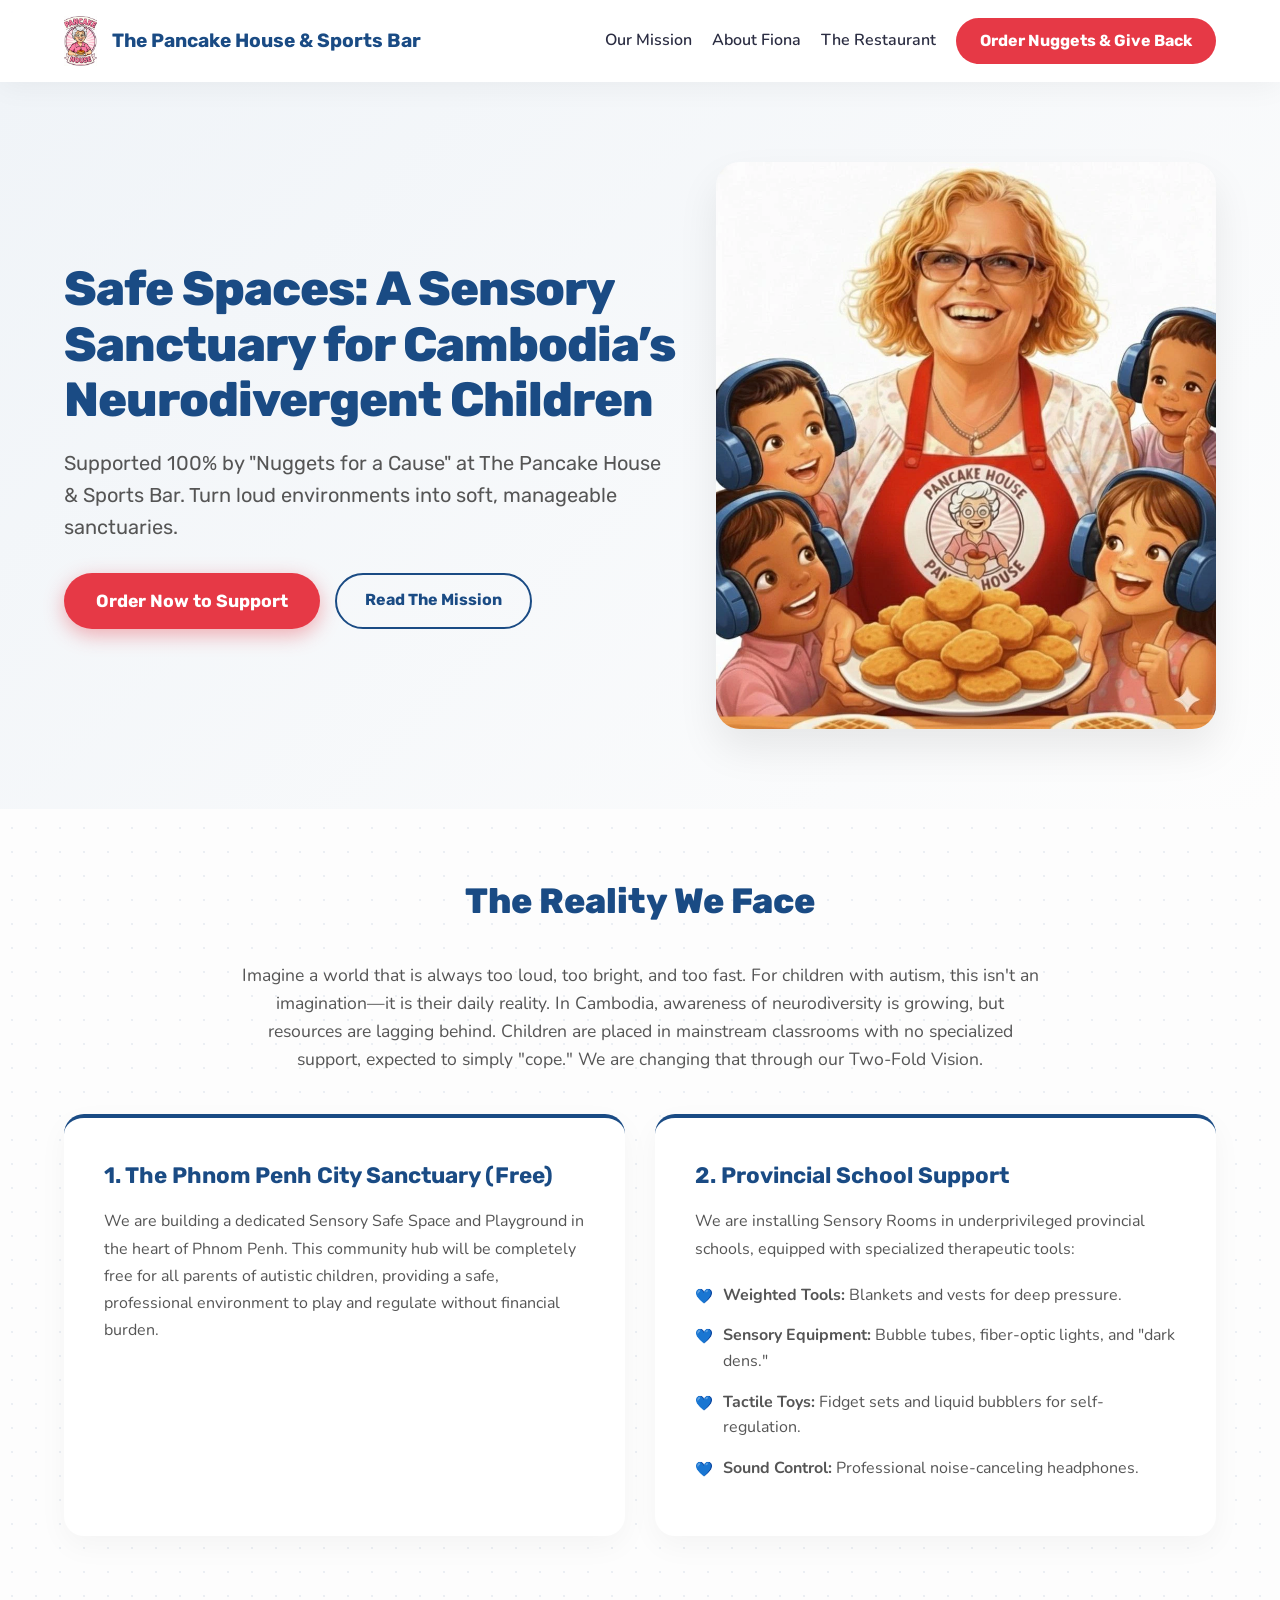
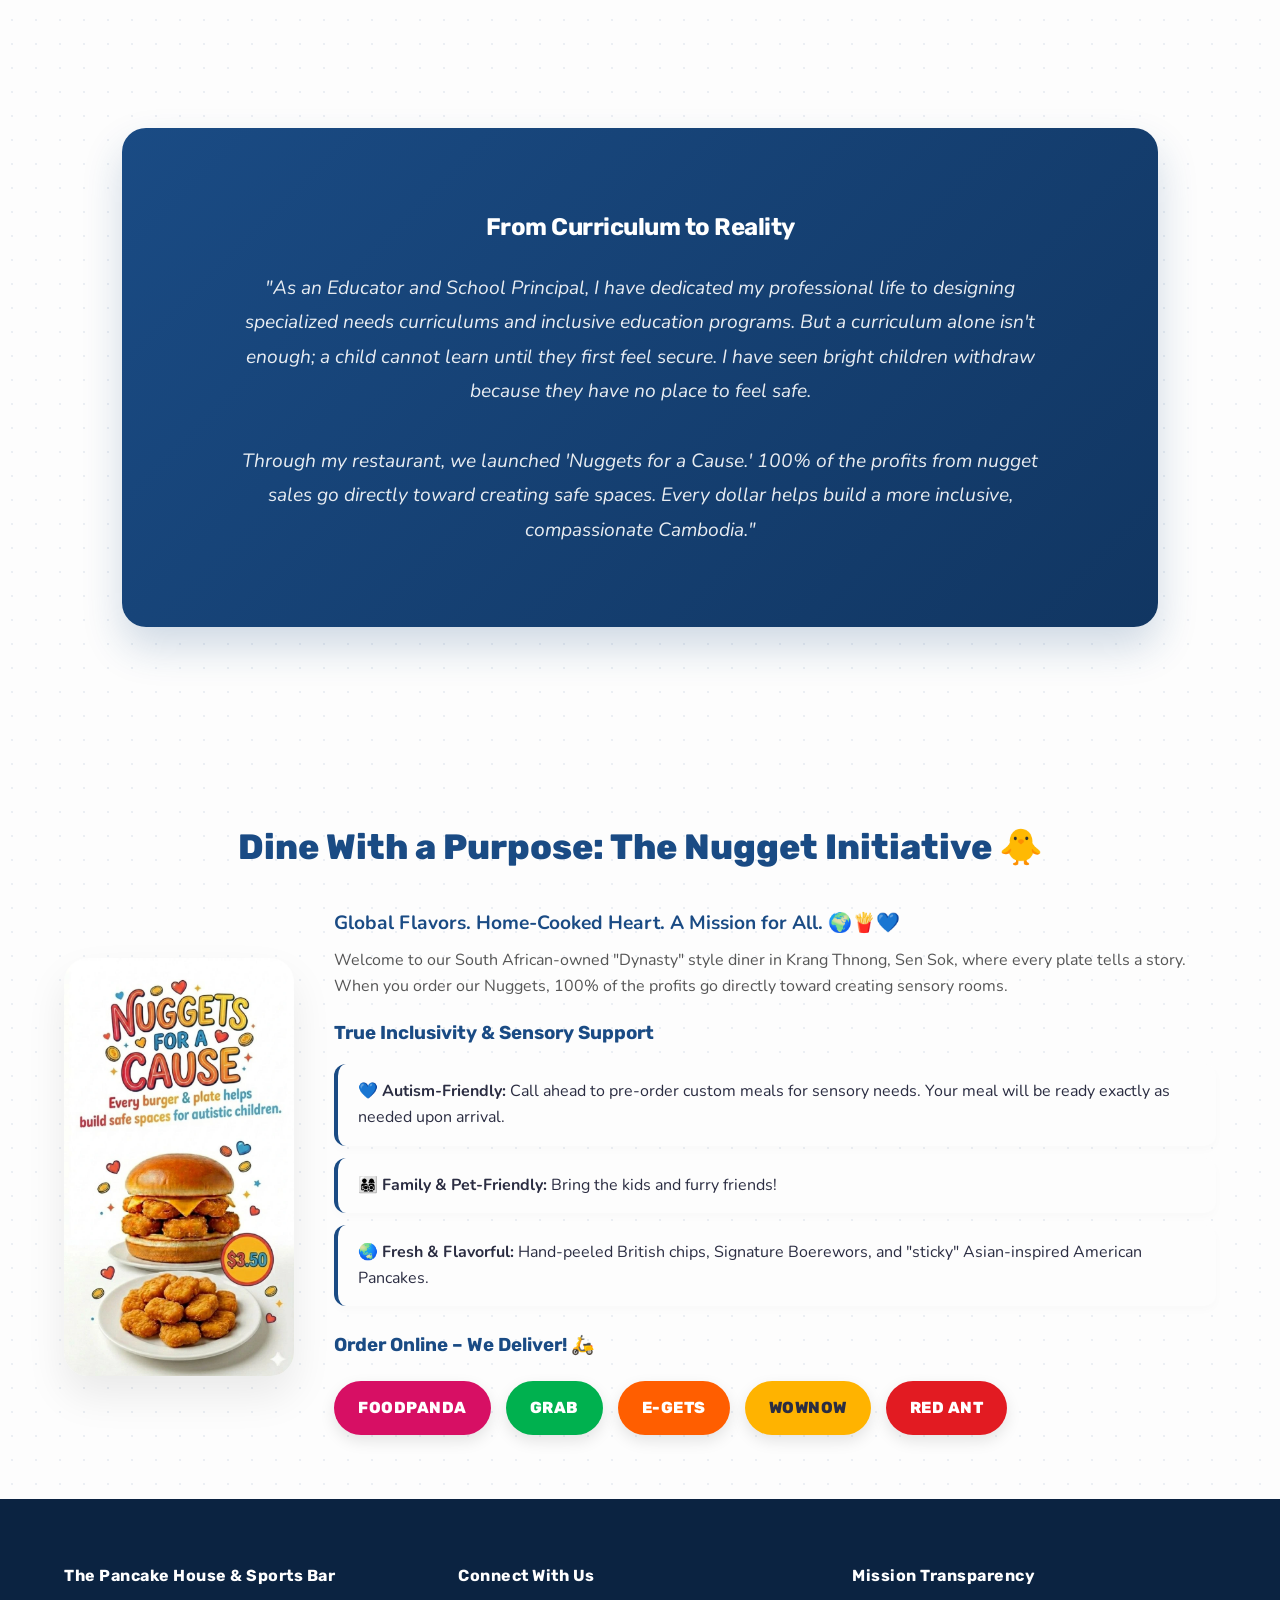
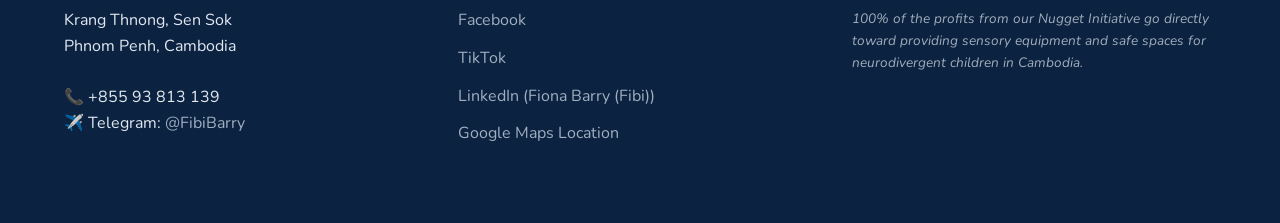
<file: index.html>
<!DOCTYPE html>
<html lang="en">
<head>
    <meta charset="UTF-8">
    <meta name="viewport" content="width=device-width, initial-scale=1.0">
    <meta name="description" content="Support autistic children in Cambodia through 'Nuggets for a Cause' by Fiona Barry (Fibi) at The Pancake House & Sports Bar in Sen Sok.">
    
    <meta property="og:title" content="Sensory Sanctuaries | Nuggets for a Cause by Fiona Barry (Fibi)">
    <meta property="og:description" content="Support autistic children in Cambodia through Nuggets for a Cause at The Pancake House & Sports Bar in Sen Sok.">
    <meta property="og:image" content="https://digitalgrowthkh.github.io/nuggets_for_a_cause/images/fiona-barry-autism-sensory-rooms-fundraiser-cambodia.webp">
    <meta property="og:url" content="https://digitalgrowthkh.github.io/nuggets_for_a_cause/">
    <meta name="twitter:card" content="summary_large_image">

    <link rel="icon" type="image/webp" href="images/pancake-house-sports-bar-logo-sen-sok.webp">
    <link rel="apple-touch-icon" href="images/pancake-house-sports-bar-logo-sen-sok.webp">
    
    <title>Sensory Sanctuaries | Nuggets for a Cause by Fiona Barry (Fibi)</title>

    <link rel="preconnect" href="https://fonts.googleapis.com">
    <link rel="preconnect" href="https://fonts.gstatic.com" crossorigin>
    <link href="https://fonts.googleapis.com/css2?family=Nunito:ital,wght@0,400;0,600;0,700;1,400&family=Rubik:wght@400;500;700;800&display=swap" rel="stylesheet">

    <script type="application/ld+json">
    {
      "@context": "https://schema.org",
      "@graph": [
        {
          "@type": "Restaurant",
          "@id": "https://digitalgrowthkh.github.io/nuggets_for_a_cause/#restaurant",
          "name": "The Pancake House & Sports Bar",
          "address": {
            "@type": "PostalAddress",
            "streetAddress": "Krang Thnong",
            "addressLocality": "Sen Sok",
            "addressRegion": "Phnom Penh",
            "addressCountry": "Cambodia"
          },
          "telephone": "+855 93 813 139",
          "servesCuisine": ["South African", "British", "American"],
          "priceRange": "$",
          "sameAs": [
            "https://www.facebook.com/profile.php?id=61581174165652",
            "https://www.tiktok.com/@pancakehousesensok"
          ]
        },
        {
          "@type": "Person",
          "@id": "https://digitalgrowthkh.github.io/nuggets_for_a_cause/#fionabarry",
          "name": "Fiona Barry (Fibi)",
          "jobTitle": "Educator, School Principal, and Restaurant Owner",
          "sameAs": "https://www.linkedin.com/in/fiona-barry-489177284/",
          "founder": {"@id": "https://digitalgrowthkh.github.io/nuggets_for_a_cause/#restaurant"}
        },
        {
          "@type": "NGO",
          "@id": "https://digitalgrowthkh.github.io/nuggets_for_a_cause/#ngo",
          "name": "Nuggets for a Cause / Sensory Sanctuaries",
          "description": "A charitable initiative funding sensory rooms and safe spaces for autistic and neurodivergent children in Cambodia.",
          "founder": {"@id": "https://digitalgrowthkh.github.io/nuggets_for_a_cause/#fionabarry"},
          "location": {"@id": "https://digitalgrowthkh.github.io/nuggets_for_a_cause/#restaurant"}
        }
      ]
    }
    </script>

    <style>
        /* Modern Premium Palette */
        :root {
            --primary-blue: #1A4B84;
            --light-blue: #F0F4F8;
            --accent-red: #E63946;
            --text-dark: #2B2D42;
            --text-light: #FFFFFF;
            --bg-light: #FDFDFD;
        }

        * { margin: 0; padding: 0; box-sizing: border-box; }

        body {
            font-family: 'Nunito', sans-serif;
            color: var(--text-dark);
            background-color: var(--bg-light);
            background-image: radial-gradient(rgba(26, 75, 132, 0.08) 1.5px, transparent 1.5px);
            background-size: 24px 24px;
            line-height: 1.6;
            overflow-x: hidden;
        }

        h1, h2, h3, h4, .btn, .logo-container, .cta-btn {
            font-family: 'Rubik', sans-serif;
        }

        /* Navigation */
        nav {
            background-color: rgba(255, 255, 255, 0.85);
            backdrop-filter: blur(12px);
            -webkit-backdrop-filter: blur(12px);
            box-shadow: 0 4px 30px rgba(0, 0, 0, 0.05);
            position: sticky;
            top: 0;
            z-index: 1000;
            display: flex;
            justify-content: space-between;
            align-items: center;
            padding: 1rem 5%;
        }

        .logo-container {
            display: flex;
            align-items: center;
            gap: 15px;
            font-weight: 700;
            font-size: 1.2rem;
            color: var(--primary-blue);
        }

        .nav-logo { height: 50px; width: auto; }

        .nav-links { display: flex; align-items: center; }

        .nav-links a {
            text-decoration: none;
            color: var(--text-dark);
            margin-left: 20px;
            font-weight: 600;
            transition: color 0.3s ease;
        }

        .nav-links a:hover { color: var(--primary-blue); }

        .btn.cta-btn {
            background-color: var(--accent-red) !important;
            color: var(--text-light) !important;
            padding: 10px 24px;
            border-radius: 50px;
            font-weight: 700;
            transition: all 0.3s ease;
        }

        .btn.cta-btn:hover {
            background-color: #C82B38 !important;
            transform: translateY(-2px);
            box-shadow: 0 4px 12px rgba(230, 57, 70, 0.3);
        }

        .menu-toggle { display: none; }

        @keyframes fadeUp {
            from {
                opacity: 0;
                transform: translateY(30px);
            }
            to {
                opacity: 1;
                transform: translateY(0);
            }
        }

        /* Hero Section */
        .hero {
            display: flex;
            align-items: center;
            justify-content: space-between;
            padding: 5rem 5%;
            background: linear-gradient(135deg, var(--light-blue) 0%, var(--bg-light) 100%);
            gap: 40px;
        }

        .hero-content {
            flex: 1;
            opacity: 0;
            animation: fadeUp 0.8s cubic-bezier(0.16, 1, 0.3, 1) forwards;
        }

        .hero h1 {
            font-size: 3rem;
            font-weight: 800;
            letter-spacing: -1px;
            color: var(--primary-blue);
            margin-bottom: 20px;
            line-height: 1.15;
        }

        .hero h2 {
            font-size: 1.25rem;
            font-weight: 400;
            color: #555;
            margin-bottom: 30px;
        }

        .hero-img {
            flex: 1;
            max-width: 500px;
            border-radius: 24px;
            box-shadow: 0 20px 40px rgba(0, 0, 0, 0.08);
            opacity: 0;
            animation: fadeUp 0.8s cubic-bezier(0.16, 1, 0.3, 1) 0.2s forwards;
        }

        .btn {
            display: inline-block;
            text-decoration: none;
            padding: 12px 28px;
            border-radius: 50px;
            font-weight: 700;
            text-align: center;
            background-color: #eee;
            color: #333;
            transition: all 0.3s ease;
        }

        .btn:hover {
            background-color: #ddd;
            transform: translateY(-2px);
            box-shadow: 0 4px 12px rgba(0, 0, 0, 0.1);
        }

        /* Mission Section */
        section { padding: 4rem 5%; }

        h2.section-title {
            text-align: center;
            font-size: 2.2rem;
            font-weight: 800;
            color: var(--primary-blue);
            margin-bottom: 2rem;
        }

        .mission-grid {
            display: grid;
            grid-template-columns: 1fr 1fr;
            gap: 30px;
        }

        .card {
            background: var(--text-light);
            padding: 40px;
            border-radius: 20px;
            box-shadow: 0 10px 30px rgba(0,0,0,0.04);
            border-top: 4px solid var(--primary-blue);
            transition: all 0.3s ease;
        }

        .card:hover {
            transform: translateY(-5px);
            box-shadow: 0 20px 40px rgba(0,0,0,0.08);
        }

        .card h3 {
            color: var(--primary-blue);
            margin-bottom: 15px;
            font-size: 1.4rem;
        }

        .card p {
            color: #555;
            line-height: 1.7;
        }

        .card ul {
            list-style: none;
            padding-left: 0;
            margin-top: 20px;
        }

        .card li {
            position: relative;
            padding-left: 28px;
            margin-bottom: 15px;
            color: #555;
            line-height: 1.6;
        }

        .card li::before {
            content: '💙';
            position: absolute;
            left: 0;
            top: 2px;
            font-size: 0.9rem;
        }

        /* About Section */
        .about-section {
            background: linear-gradient(135deg, var(--primary-blue) 0%, #113662 100%);
            color: var(--text-light);
            text-align: center;
            border-radius: 24px;
            margin: 4rem 5%;
            padding: 5rem 10%;
            box-shadow: 0 20px 40px rgba(26, 75, 132, 0.2);
        }

        .about-section h2 {
            font-weight: 700;
            letter-spacing: -0.5px;
            margin-bottom: 1.5rem;
            color: var(--text-light);
        }

        .about-section p {
            font-size: 1.2rem;
            line-height: 1.8;
            font-style: italic;
            color: rgba(255, 255, 255, 0.9);
            max-width: 800px;
            margin: 0 auto;
        }

        /* Restaurant Section */
        .restaurant-content {
            display: flex;
            gap: 40px;
            align-items: center;
        }

        .nugget-promo-img {
            max-width: 400px;
            border-radius: 24px;
            box-shadow: 0 20px 40px rgba(0, 0, 0, 0.08);
            transition: transform 0.4s ease;
            width: 100%;
        }

        .nugget-promo-img:hover {
            transform: translateY(-5px) scale(1.02);
        }

        .inclusivity { margin-top: 20px; }
        
        .inclusivity ul {
            list-style: none;
            padding-left: 0;
        }

        .inclusivity li {
            background: var(--bg-light);
            padding: 15px 20px;
            margin-bottom: 12px;
            border-radius: 12px;
            box-shadow: 0 4px 10px rgba(0,0,0,0.02);
            border-left: 4px solid var(--primary-blue);
        }

        .delivery-grid {
            display: flex;
            flex-wrap: wrap;
            gap: 15px;
            margin-top: 20px;
        }

        .delivery-grid .btn {
            border-radius: 50px;
            padding: 14px 24px;
            font-weight: 800;
            text-transform: uppercase;
            letter-spacing: 0.5px;
            box-shadow: 0 6px 15px rgba(0, 0, 0, 0.1);
            border: 2px solid transparent;
            background-color: #fff;
        }

        .delivery-grid .btn:hover {
            transform: translateY(-4px) scale(1.03);
            box-shadow: 0 10px 25px rgba(0, 0, 0, 0.15);
        }

        /* Footer */
        footer {
            background-color: #0B2341;
            color: #E2E8F0;
            padding: 4rem 5%;
            display: grid;
            grid-template-columns: repeat(auto-fit, minmax(250px, 1fr));
            gap: 30px;
        }

        footer h4 {
            color: var(--text-light);
            letter-spacing: 0.5px;
            margin-bottom: 20px;
            font-family: 'Rubik', sans-serif;
        }

        footer a {
            color: #A0AEC0;
            text-decoration: none;
            display: inline-block;
            margin-bottom: 12px;
            transition: all 0.3s ease;
        }

        footer a:hover {
            color: var(--text-light);
            transform: translateX(5px);
        }

        .transparency-text {
            font-size: 0.85rem;
            opacity: 0.7;
            line-height: 1.6;
            font-style: italic;
        }

        /* Mobile Responsive */
        @media (max-width: 768px) {
            .hero, .restaurant-content { flex-direction: column; gap: 30px; }
            .mission-grid { grid-template-columns: 1fr; }
            .hero-img, .nugget-promo-img { max-width: 100%; height: auto; }
            .hero, section { padding-top: 3rem; padding-bottom: 3rem; }
            .hero h1 { font-size: 2.2rem; }
            h2.section-title { font-size: 1.8rem; }
            .about-section { margin: 2rem 5%; padding: 3rem 20px; }
            .delivery-grid .btn { width: 100%; }
            .menu-toggle { display: block; font-size: 1.8rem; cursor: pointer; color: var(--primary-blue); }
            
            .nav-links {
                position: absolute;
                top: 100%;
                left: 0;
                width: 100%;
                background-color: var(--text-light);
                flex-direction: column;
                padding: 20px 0;
                box-shadow: 0 5px 10px rgba(0,0,0,0.1);
                display: none;
            }
            .nav-links.active { display: flex; }
            .nav-links a { margin: 15px 0; }
            .logo-container { justify-content: center; }
        }

        /* Custom Scrollbar */
        html { scrollbar-width: auto; scrollbar-color: var(--primary-blue) var(--bg-light); }
        ::-webkit-scrollbar { width: 12px; }
        ::-webkit-scrollbar-track { background: var(--bg-light); }
        ::-webkit-scrollbar-thumb { background-color: var(--primary-blue); border-radius: 10px; }
        ::-webkit-scrollbar-thumb:hover { background-color: var(--accent-red); }
    </style>

    <script async src="https://www.googletagmanager.com/gtag/js?id=G-XXXXXXXXXX"></script>
    <script>window.dataLayer=window.dataLayer||[];function gtag(){dataLayer.push(arguments)}gtag('js',new Date());gtag('config','G-XXXXXXXXXX');</script>
</head>
<body>

    <nav>
        <div class="logo-container">
            <img src="images/pancake-house-sports-bar-logo-sen-sok.webp" alt="The Pancake House and Sports Bar official logo featuring an illustration of a grandmother holding pancakes." class="nav-logo">
            <span>The Pancake House & Sports Bar</span>
        </div>
        <div class="menu-toggle">☰</div>
        <div class="nav-links">
            <a href="#mission">Our Mission</a>
            <a href="#about">About Fiona</a>
            <a href="#restaurant">The Restaurant</a>
            <a href="#restaurant" class="btn cta-btn">Order Nuggets & Give Back</a>
        </div>
    </nav>

    <header class="hero">
        <div class="hero-content">
            <h1>Safe Spaces: A Sensory Sanctuary for Cambodia’s Neurodivergent Children</h1>
            <h2>Supported 100% by "Nuggets for a Cause" at The Pancake House & Sports Bar. Turn loud environments into soft, manageable sanctuaries.</h2>
            <div style="display: flex; gap: 15px; flex-wrap: wrap; margin-top: 20px;">
                <a href="#restaurant" class="btn cta-btn" style="font-size: 1.1rem; padding: 14px 32px; box-shadow: 0 6px 20px rgba(230, 57, 70, 0.4);">Order Now to Support</a>
                <a href="#mission" class="btn" style="background-color: transparent; color: var(--primary-blue); border: 2px solid var(--primary-blue); padding: 12px 28px;">Read The Mission</a>
            </div>
        </div>
        <img src="images/fiona-barry-autism-sensory-rooms-fundraiser-cambodia.webp" alt="Fiona Barry (Fibi), owner of The Pancake House, smiling with children wearing noise-canceling sensory headphones and holding a plate of chicken nuggets." class="hero-img">
    </header>

    <section id="mission">
        <h2 class="section-title">The Reality We Face</h2>
        <p style="text-align: center; max-width: 800px; margin: 0 auto 40px; color: #555; font-size: 1.1rem;">
            Imagine a world that is always too loud, too bright, and too fast. For children with autism, this isn't an imagination—it is their daily reality. In Cambodia, awareness of neurodiversity is growing, but resources are lagging behind. Children are placed in mainstream classrooms with no specialized support, expected to simply "cope." We are changing that through our Two-Fold Vision.
        </p>
        
        <div class="mission-grid">
            <div class="card">
                <h3>1. The Phnom Penh City Sanctuary (Free)</h3>
                <p>We are building a dedicated Sensory Safe Space and Playground in the heart of Phnom Penh. This community hub will be completely free for all parents of autistic children, providing a safe, professional environment to play and regulate without financial burden.</p>
            </div>
            <div class="card">
                <h3>2. Provincial School Support</h3>
                <p>We are installing Sensory Rooms in underprivileged provincial schools, equipped with specialized therapeutic tools:</p>
                <ul>
                    <li><strong>Weighted Tools:</strong> Blankets and vests for deep pressure.</li>
                    <li><strong>Sensory Equipment:</strong> Bubble tubes, fiber-optic lights, and "dark dens."</li>
                    <li><strong>Tactile Toys:</strong> Fidget sets and liquid bubblers for self-regulation.</li>
                    <li><strong>Sound Control:</strong> Professional noise-canceling headphones.</li>
                </ul>
            </div>
        </div>
    </section>

    <section id="about">
        <div class="about-section">
            <h2>From Curriculum to Reality</h2>
            <p>
                "As an Educator and School Principal, I have dedicated my professional life to designing specialized needs curriculums and inclusive education programs. But a curriculum alone isn't enough; a child cannot learn until they first feel secure. I have seen bright children withdraw because they have no place to feel safe. <br><br>
                Through my restaurant, we launched 'Nuggets for a Cause.' 100% of the profits from nugget sales go directly toward creating safe spaces. Every dollar helps build a more inclusive, compassionate Cambodia."
            </p>
        </div>
    </section>

    <section id="restaurant">
        <h2 class="section-title">Dine With a Purpose: The Nugget Initiative 🐥</h2>
        <div class="restaurant-content">
            <div>
                <img src="images/nuggets-for-a-cause-charity-meal-deal-phnom-penh.webp" alt="Nuggets for a Cause charity promotion showing a chicken nugget burger and a plate of nuggets for $3.50 to build safe spaces for autistic children." class="nugget-promo-img">
            </div>
            <div>
                <p style="font-size: 1.2rem; color: var(--primary-blue);"><strong>Global Flavors. Home-Cooked Heart. A Mission for All. 🌍🍟💙</strong></p>
                <p style="margin-top: 10px; color: #555;">Welcome to our South African-owned "Dynasty" style diner in Krang Thnong, Sen Sok, where every plate tells a story. When you order our Nuggets, 100% of the profits go directly toward creating sensory rooms.</p>
                
                <div class="inclusivity">
                    <h3 style="color: var(--primary-blue); margin-bottom: 15px;">True Inclusivity & Sensory Support</h3>
                    <ul>
                        <li><strong>💙 Autism-Friendly:</strong> Call ahead to pre-order custom meals for sensory needs. Your meal will be ready exactly as needed upon arrival.</li>
                        <li><strong>👨‍👩‍👧‍👦 Family & Pet-Friendly:</strong> Bring the kids and furry friends!</li>
                        <li><strong>🌏 Fresh & Flavorful:</strong> Hand-peeled British chips, Signature Boerewors, and "sticky" Asian-inspired American Pancakes.</li>
                    </ul>
                </div>

                <h3 style="margin-top: 25px; margin-bottom: 15px; color: var(--primary-blue);">Order Online – We Deliver! 🛵</h3>
                <div class="delivery-grid">
                    <a href="https://foodpanda.go.link/eZfzK" target="_blank" class="btn" style="background-color: #D70F64; color: white; border: none;">Foodpanda</a>
                    <a href="https://r.grab.com/g/6-20251110_194724_9ffef3a442d443d8acd278b6b76e41b5_MEXMPS-10-C7NZGVEVRUTVUA" target="_blank" class="btn" style="background-color: #00B14F; color: white; border: none;">Grab</a>
                    <a href="https://takeaway.e-gets.com/shop?shop_id=58204&region_code=16843008&s_id=5&type=1&share=1&lang=en_us" target="_blank" class="btn" style="background-color: #FF5E00; color: white; border: none;">E-GetS</a>
                    <a href="https://fd.wownow.net/app/store?storeNo=MS1976219636473802752" target="_blank" class="btn" style="background-color: #FFB300; color: #2B2D42; border: none;">WowNow</a>
                    <a href="https://red-ant-express.com.kh/share?shop=988&lang=en" target="_blank" class="btn" style="background-color: #E21B22; color: white; border: none;">Red Ant</a>
                </div>
            </div>
        </div>
    </section>

    <footer>
        <div>
            <h4>The Pancake House & Sports Bar</h4>
            <p>Krang Thnong, Sen Sok</p>
            <p>Phnom Penh, Cambodia</p>
            <br>
            <p>📞 +855 93 813 139</p>
            <p>✈️ Telegram: <a href="https://t.me/FibiBarry" style="display:inline;">@FibiBarry</a></p>
        </div>
        <div>
            <h4>Connect With Us</h4>
            <a href="https://www.facebook.com/profile.php?id=61581174165652&rdid=eMfSauv8UfMBGz13&share_url=https%3A%2F%2Fwww.facebook.com%2Fshare%2F1CHYvyihbE%2F#" target="_blank">Facebook</a><br>
            <a href="https://www.tiktok.com/@pancakehousesensok?_r=1&_t=ZS-94NbEbxCVmr" target="_blank">TikTok</a><br>
            <a href="https://www.linkedin.com/in/fiona-barry-489177284/" target="_blank">LinkedIn (Fiona Barry (Fibi))</a><br>
            <a href="https://www.google.com/search?kgmid=/g/11x__zc5r2&hl=en-KH&q=Pancake+House+and+Sports+Bar+(Sen+Sok)&shem=epsd1,shrtsdl&shndl=30&source=sh/x/loc/osrp/m1/4&kgs=5931aa2c4b1bf178&utm_source=epsd1,shrtsdl,sh/x/loc/osrp/m1/4" target="_blank">Google Maps Location</a>
        </div>
        <div>
            <h4>Mission Transparency</h4>
            <p class="transparency-text">100% of the profits from our Nugget Initiative go directly toward providing sensory equipment and safe spaces for neurodivergent children in Cambodia.</p>
        </div>
    </footer>

    <script>
        (()=>{
            const e=document.querySelector('.menu-toggle'),t=document.querySelector('.nav-links');
            e&&t&&(e.addEventListener('click',()=>t.classList.toggle('active')),t.querySelectorAll('a').forEach(e=>e.addEventListener('click',()=>t.classList.remove('active'))));
            document.querySelectorAll('.delivery-grid a').forEach(e=>{
                e.addEventListener('click',()=>{
                    const t=e.textContent.trim();
                    console.log('delivery_click captured:',t);
                    typeof gtag==='function'&&gtag('event','delivery_click',{delivery_app:t})
                })
            })
        })();
    </script>
</body>
</html>
</file>
